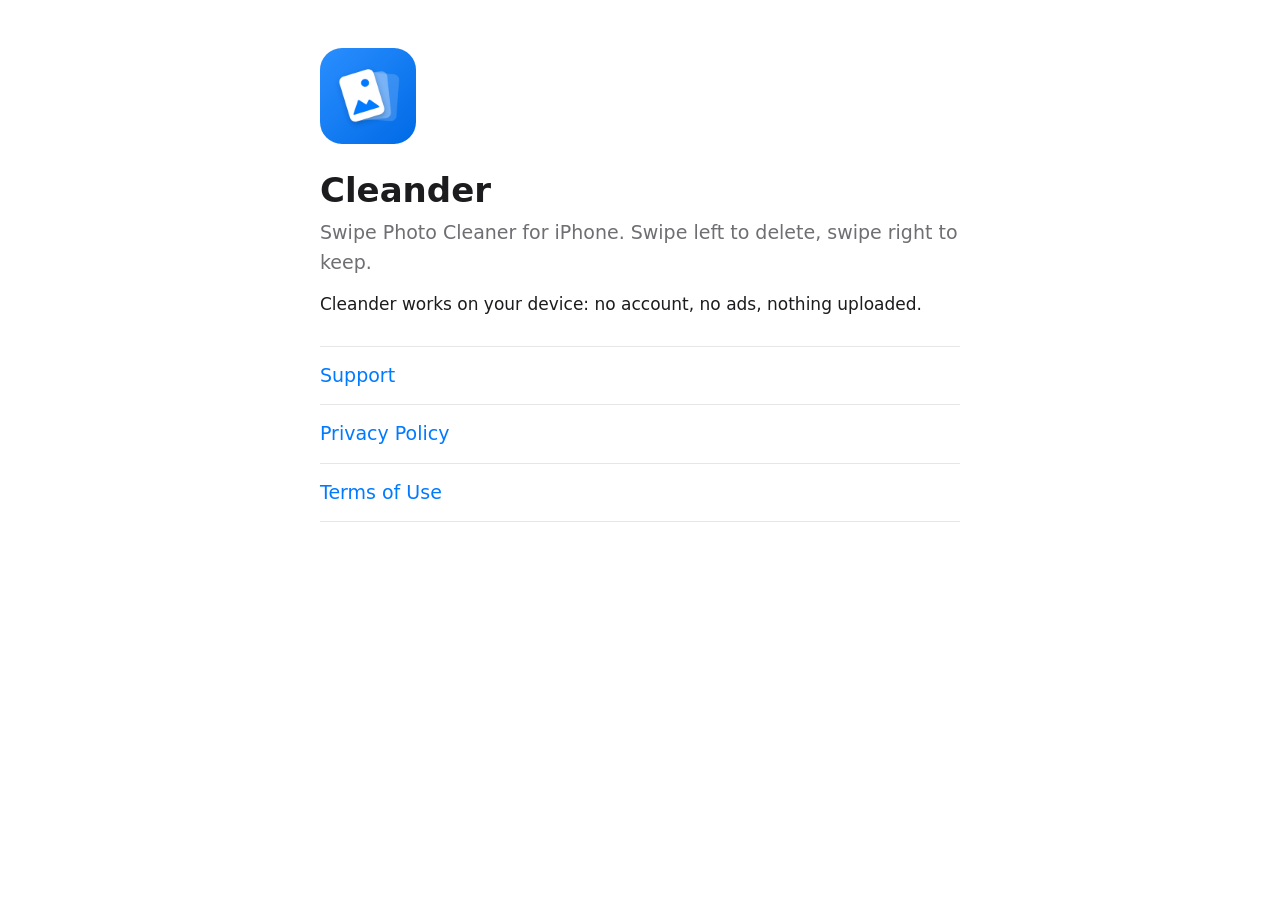
<file: index.html>
<!doctype html>
<html lang="en">
<head>
<meta charset="utf-8">
<meta name="viewport" content="width=device-width, initial-scale=1">
<title>Cleander: Swipe Photo Cleaner</title>
<meta name="description" content="Clean up your photo library with swipes: left to delete, right to keep.">
<link rel="icon" href="icon.png">
<link rel="apple-touch-icon" href="icon.png">
<link rel="stylesheet" href="style.css">
</head>
<body>
<main>
  <img src="icon.png" alt="" width="96" height="96" style="border-radius: 22px; margin-bottom: 20px;">
  <h1>Cleander</h1>
  <p class="lead">Swipe Photo Cleaner for iPhone. Swipe left to delete, swipe right to keep.</p>
  <p>Cleander works on your device: no account, no ads, nothing uploaded.</p>
  <ul class="links">
    <li><a href="support/">Support</a></li>
    <li><a href="privacy/">Privacy Policy</a></li>
    <li><a href="https://www.apple.com/legal/internet-services/itunes/dev/stdeula/">Terms of Use</a></li>
  </ul>
</main>
</body>
</html>
</file>
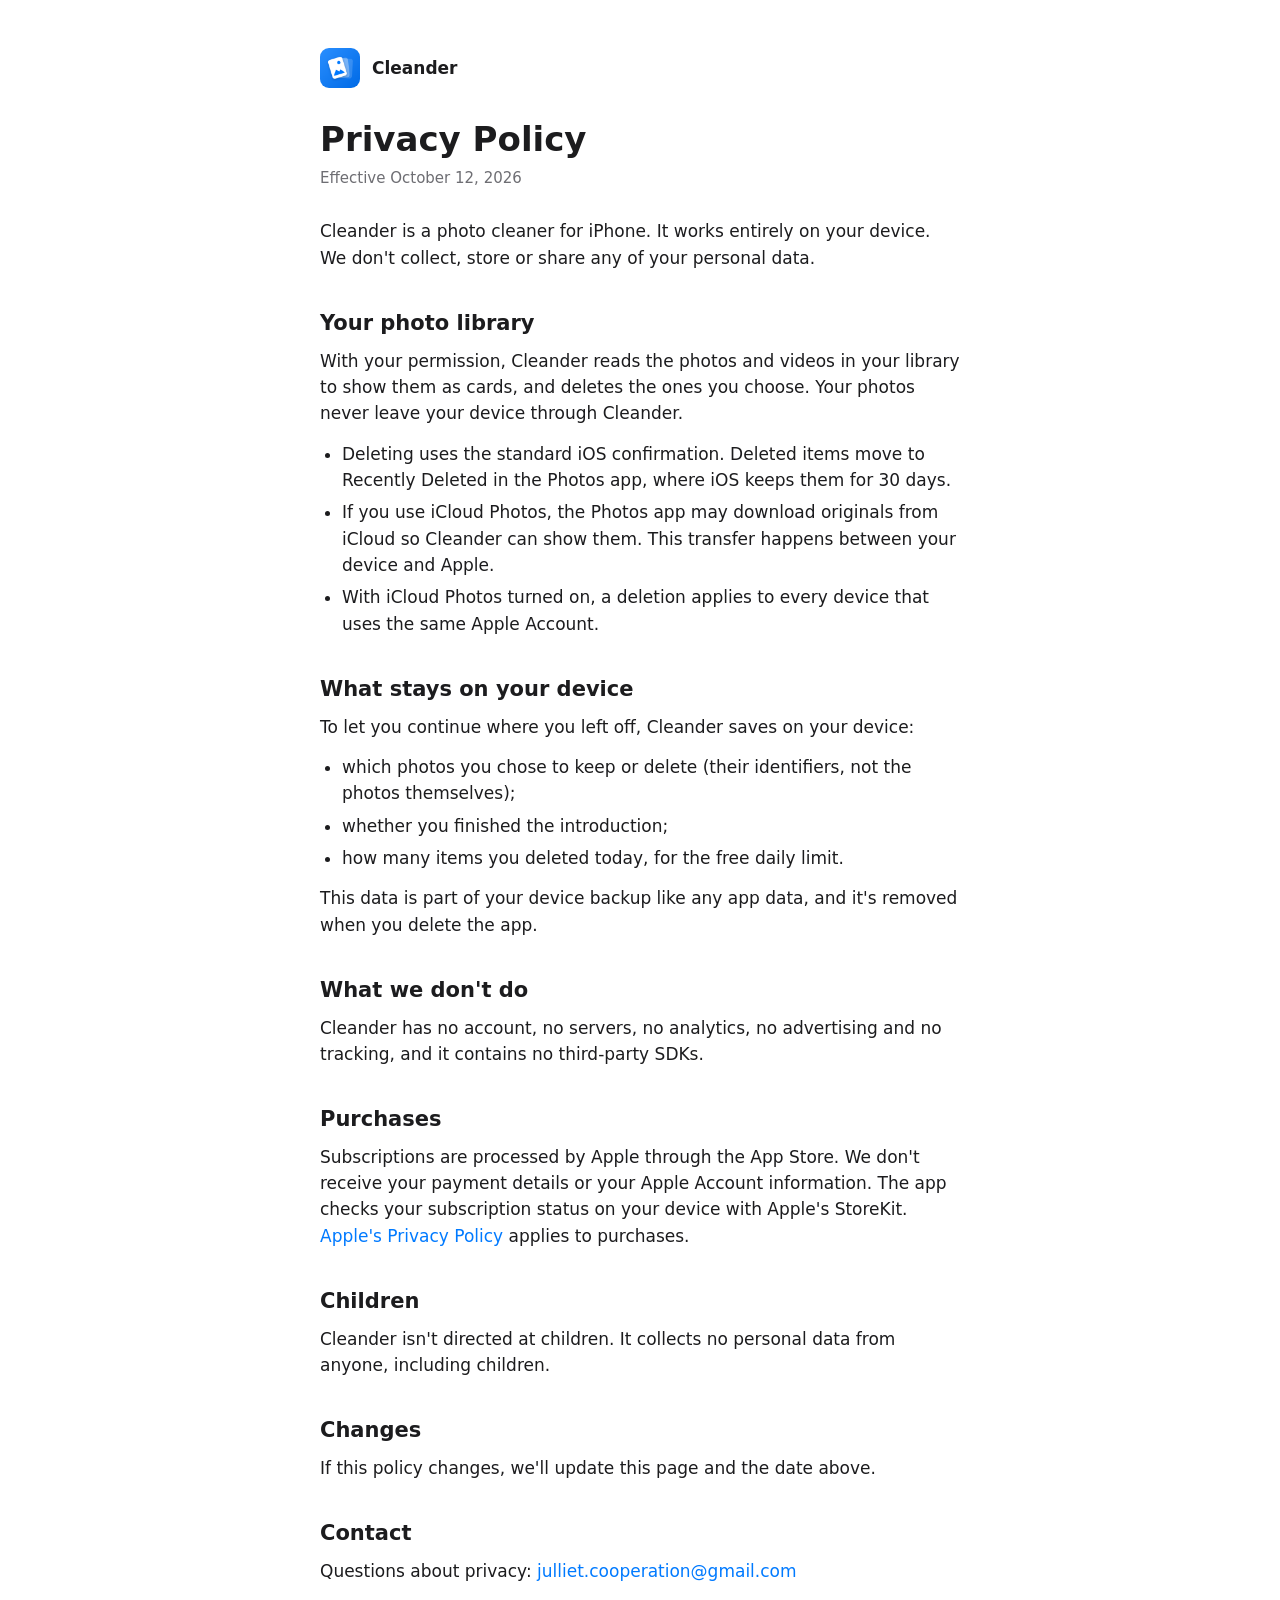
<file: privacy/index.html>
<!doctype html>
<html lang="en">
<head>
<meta charset="utf-8">
<meta name="viewport" content="width=device-width, initial-scale=1">
<title>Privacy Policy – Cleander</title>
<link rel="icon" href="../icon.png">
<link rel="stylesheet" href="../style.css">
</head>
<body>
<main>
  <a class="brand" href="../"><img src="../icon.png" alt="">Cleander</a>
  <h1>Privacy Policy</h1>
  <p class="updated">Effective October 12, 2026</p>

  <p>Cleander is a photo cleaner for iPhone. It works entirely on your device. We don't collect, store or share any of your personal data.</p>

  <h2>Your photo library</h2>
  <p>With your permission, Cleander reads the photos and videos in your library to show them as cards, and deletes the ones you choose. Your photos never leave your device through Cleander.</p>
  <ul>
    <li>Deleting uses the standard iOS confirmation. Deleted items move to Recently Deleted in the Photos app, where iOS keeps them for 30 days.</li>
    <li>If you use iCloud Photos, the Photos app may download originals from iCloud so Cleander can show them. This transfer happens between your device and Apple.</li>
    <li>With iCloud Photos turned on, a deletion applies to every device that uses the same Apple Account.</li>
  </ul>

  <h2>What stays on your device</h2>
  <p>To let you continue where you left off, Cleander saves on your device:</p>
  <ul>
    <li>which photos you chose to keep or delete (their identifiers, not the photos themselves);</li>
    <li>whether you finished the introduction;</li>
    <li>how many items you deleted today, for the free daily limit.</li>
  </ul>
  <p>This data is part of your device backup like any app data, and it's removed when you delete the app.</p>

  <h2>What we don't do</h2>
  <p>Cleander has no account, no servers, no analytics, no advertising and no tracking, and it contains no third-party SDKs.</p>

  <h2>Purchases</h2>
  <p>Subscriptions are processed by Apple through the App Store. We don't receive your payment details or your Apple Account information. The app checks your subscription status on your device with Apple's StoreKit. <a href="https://www.apple.com/legal/privacy/">Apple's Privacy Policy</a> applies to purchases.</p>

  <h2>Children</h2>
  <p>Cleander isn't directed at children. It collects no personal data from anyone, including children.</p>

  <h2>Changes</h2>
  <p>If this policy changes, we'll update this page and the date above.</p>

  <h2>Contact</h2>
  <p>Questions about privacy: <a href="mailto:julliet.cooperation@gmail.com">julliet.cooperation@gmail.com</a></p>
</main>
</body>
</html>
</file>
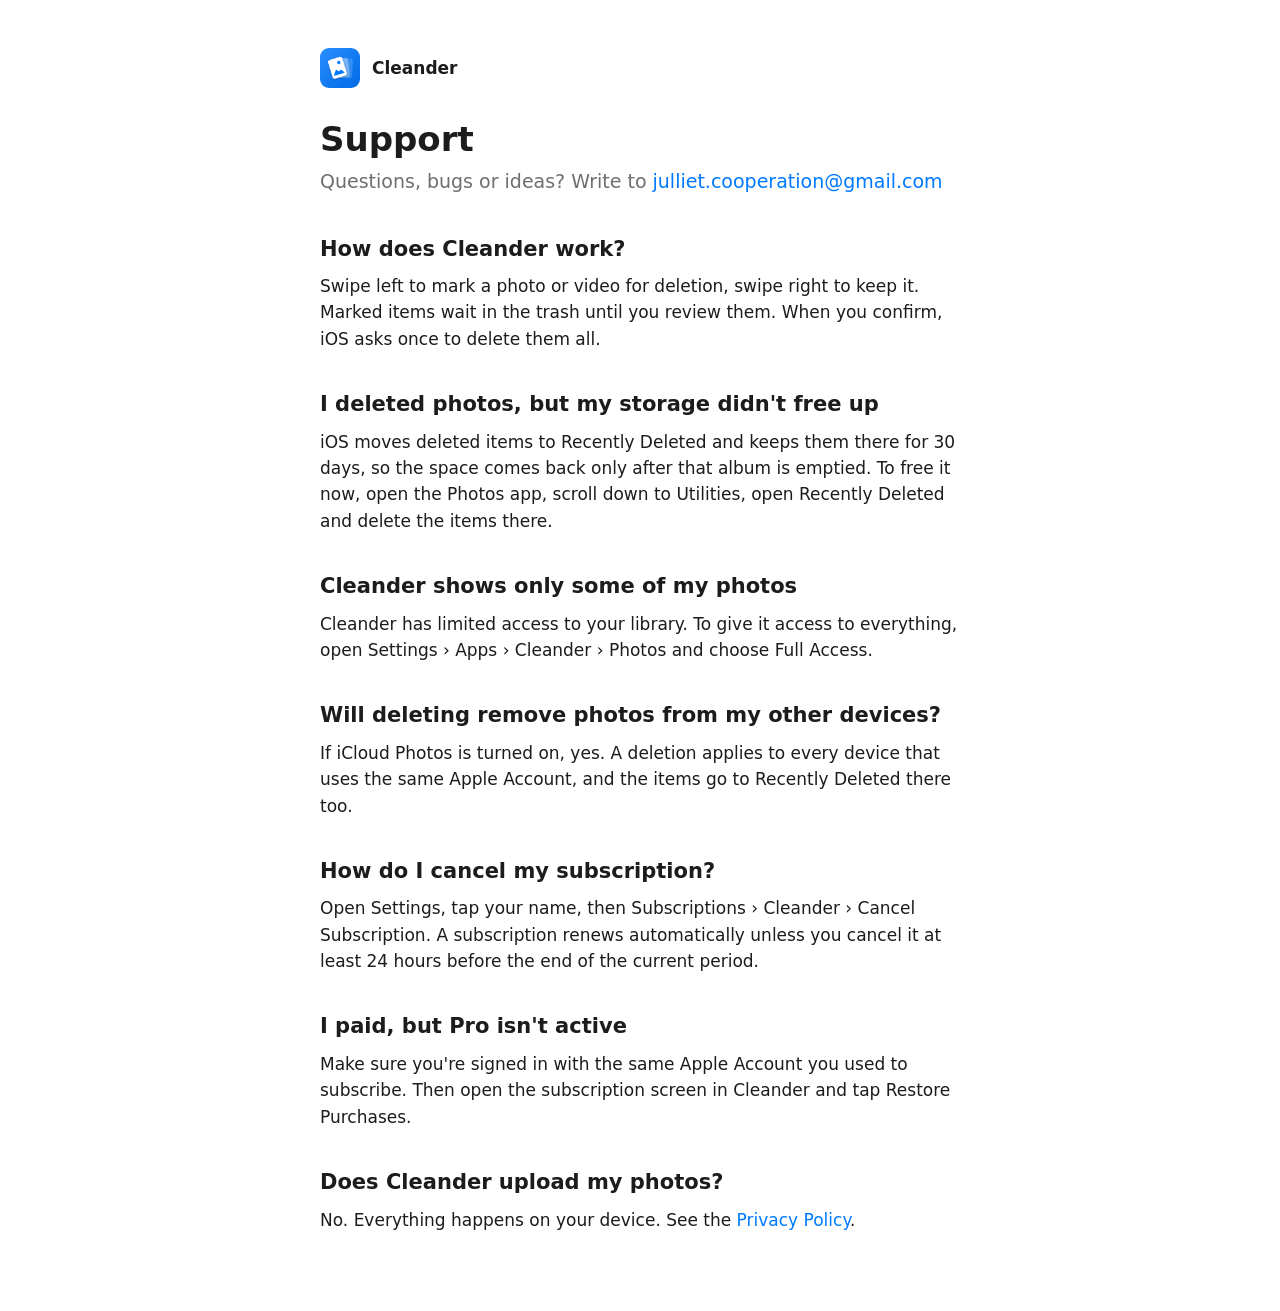
<file: support/index.html>
<!doctype html>
<html lang="en">
<head>
<meta charset="utf-8">
<meta name="viewport" content="width=device-width, initial-scale=1">
<title>Support – Cleander</title>
<link rel="icon" href="../icon.png">
<link rel="stylesheet" href="../style.css">
</head>
<body>
<main>
  <a class="brand" href="../"><img src="../icon.png" alt="">Cleander</a>
  <h1>Support</h1>
  <p class="lead">Questions, bugs or ideas? Write to <a href="mailto:julliet.cooperation@gmail.com">julliet.cooperation@gmail.com</a></p>

  <h2>How does Cleander work?</h2>
  <p>Swipe left to mark a photo or video for deletion, swipe right to keep it. Marked items wait in the trash until you review them. When you confirm, iOS asks once to delete them all.</p>

  <h2>I deleted photos, but my storage didn't free up</h2>
  <p>iOS moves deleted items to Recently Deleted and keeps them there for 30 days, so the space comes back only after that album is emptied. To free it now, open the Photos app, scroll down to Utilities, open Recently Deleted and delete the items there.</p>

  <h2>Cleander shows only some of my photos</h2>
  <p>Cleander has limited access to your library. To give it access to everything, open Settings › Apps › Cleander › Photos and choose Full Access.</p>

  <h2>Will deleting remove photos from my other devices?</h2>
  <p>If iCloud Photos is turned on, yes. A deletion applies to every device that uses the same Apple Account, and the items go to Recently Deleted there too.</p>

  <h2>How do I cancel my subscription?</h2>
  <p>Open Settings, tap your name, then Subscriptions › Cleander › Cancel Subscription. A subscription renews automatically unless you cancel it at least 24 hours before the end of the current period.</p>

  <h2>I paid, but Pro isn't active</h2>
  <p>Make sure you're signed in with the same Apple Account you used to subscribe. Then open the subscription screen in Cleander and tap Restore Purchases.</p>

  <h2>Does Cleander upload my photos?</h2>
  <p>No. Everything happens on your device. See the <a href="../privacy/">Privacy Policy</a>.</p>
</main>
</body>
</html>
</file>
<file: style.css>
:root {
  --bg: #FFFFFF;
  --text: #1C1C1E;
  --muted: #6E6E73;
  --line: #E5E5EA;
  --accent: #007AFF;
}

@media (prefers-color-scheme: dark) {
  :root {
    --bg: #000000;
    --text: #F2F2F7;
    --muted: #98989F;
    --line: #2C2C2E;
    --accent: #0A84FF;
  }
}

* { box-sizing: border-box; }

body {
  margin: 0;
  background: var(--bg);
  color: var(--text);
  font: 17px/1.55 -apple-system, BlinkMacSystemFont, "SF Pro Text", system-ui, sans-serif;
  -webkit-text-size-adjust: 100%;
}

main {
  max-width: 680px;
  margin: 0 auto;
  padding: 48px 20px 64px;
}

a { color: var(--accent); text-decoration: none; }
a:hover { text-decoration: underline; }

.brand {
  display: flex;
  align-items: center;
  gap: 12px;
  margin-bottom: 32px;
  color: var(--text);
  font-weight: 600;
}
.brand img { width: 40px; height: 40px; border-radius: 9px; }

h1 { font-size: 34px; line-height: 1.15; margin: 0 0 8px; }
h2 { font-size: 21px; margin: 36px 0 8px; }
p, ul { margin: 0 0 14px; }
ul { padding-left: 22px; }
li { margin-bottom: 6px; }

.lead { color: var(--muted); font-size: 19px; }
.updated { color: var(--muted); font-size: 15px; margin-bottom: 28px; }

.links { list-style: none; padding: 0; margin: 28px 0 0; border-top: 1px solid var(--line); }
.links li { margin: 0; border-bottom: 1px solid var(--line); }
.links a { display: block; padding: 14px 0; font-size: 19px; }

footer { margin-top: 48px; color: var(--muted); font-size: 15px; }
</file>
